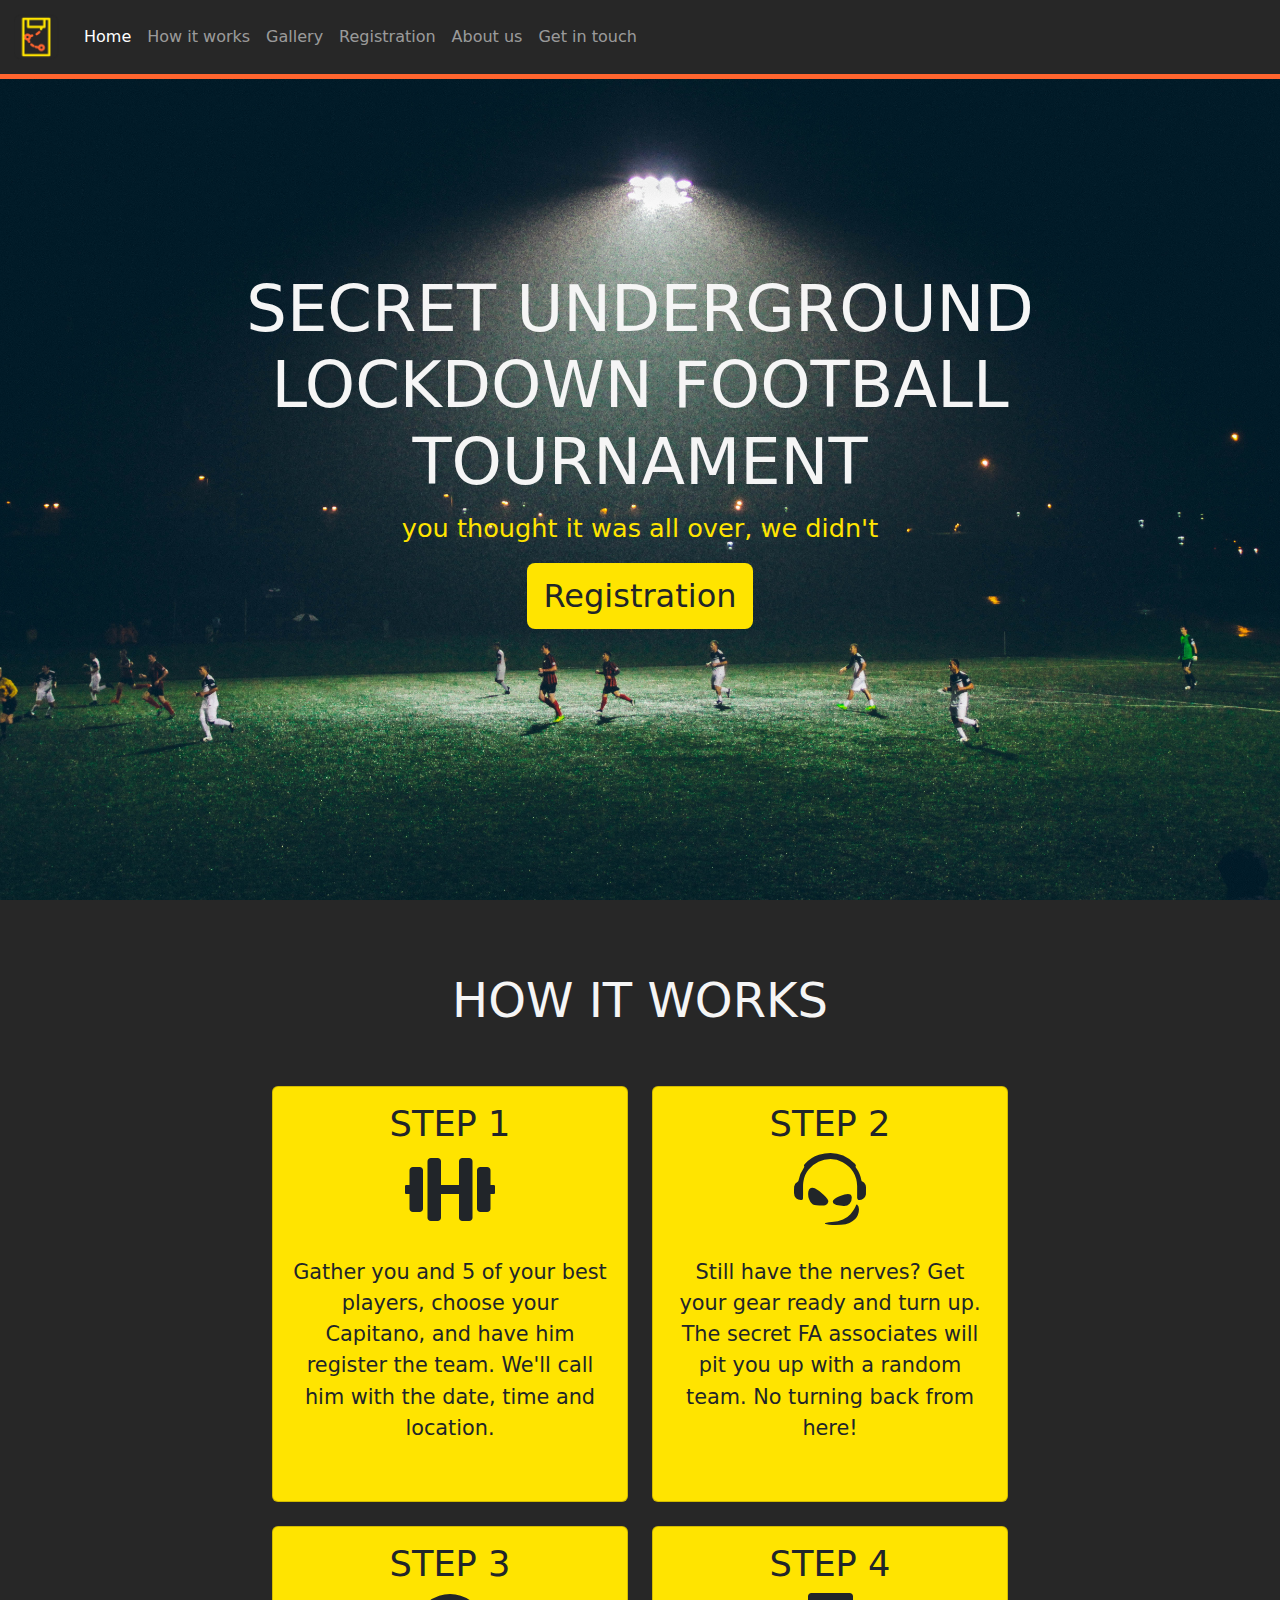
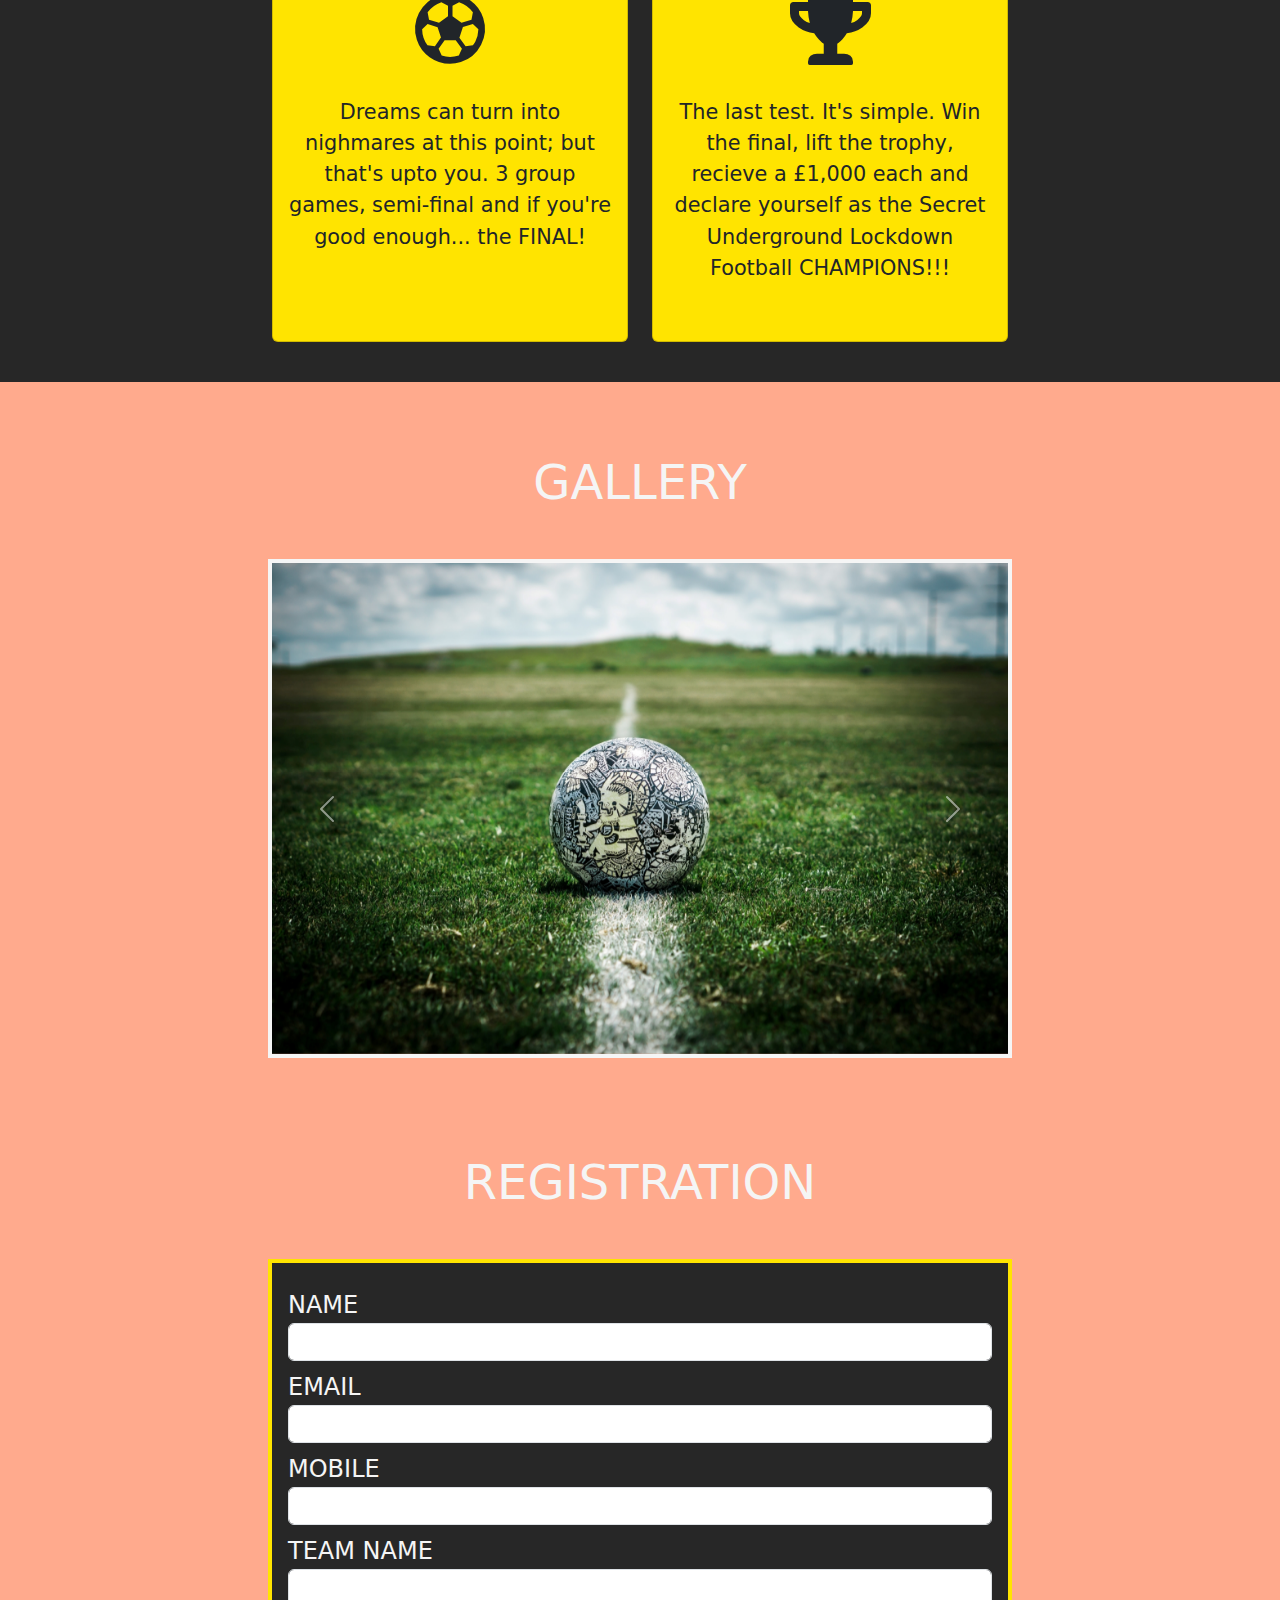
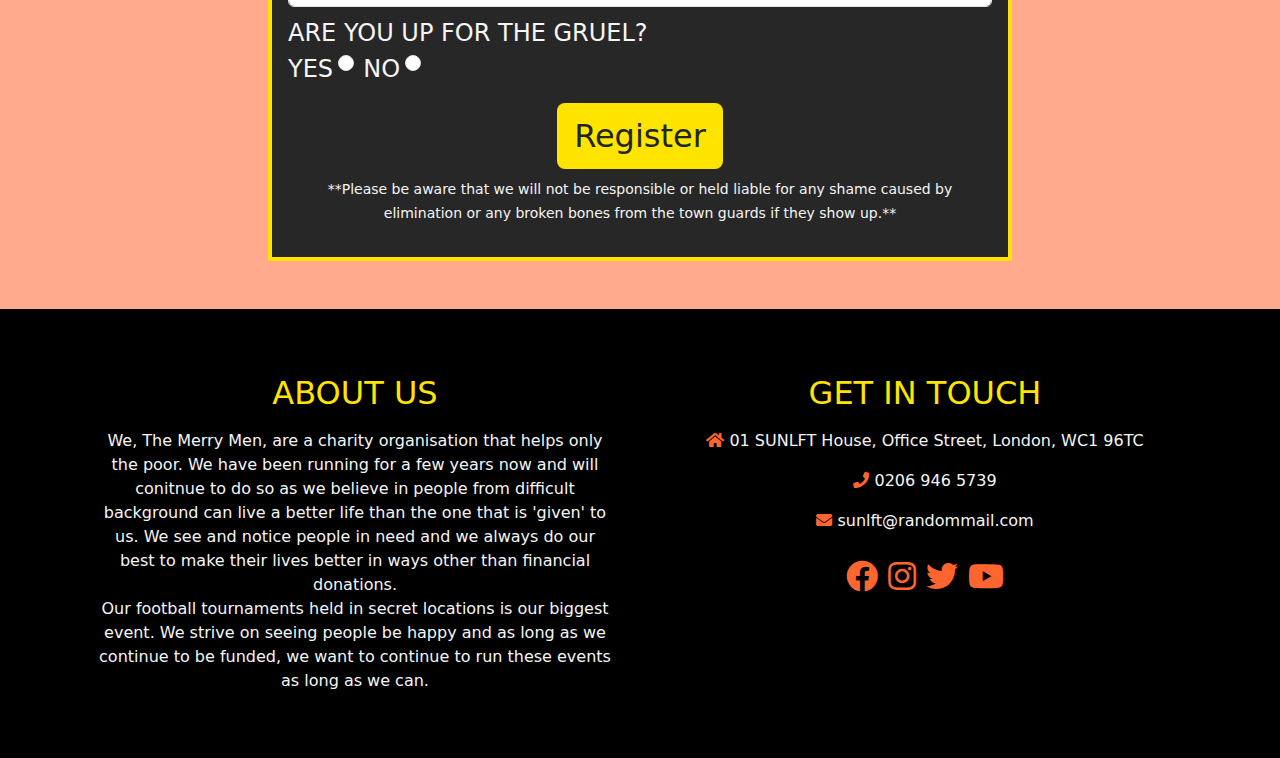
<file: index.html>
<!DOCTYPE html>
<html lang="en">
<head>
    <meta charset="UTF-8">
    <meta http-equiv="X-UA-Compatible" content="IE=edge">
    <meta name="viewport" content="width=device-width, initial-scale=1.0">

    <meta name="description" content="Compete in a secret football tournament during lockdown!">
    <meta name="keywords" content="css, html, bootstrap, code institute, milestone porject 1, camelot, football, tounrnament, secret, lockdown">  
    <meta name="author" content="Shiba Deb">

    <link href="https://cdn.jsdelivr.net/npm/bootstrap@5.0.0-beta2/dist/css/bootstrap.min.css" rel="stylesheet">
    
    <link rel="stylesheet" href="https://use.fontawesome.com/releases/v5.15.2/css/all.css">

    <link rel="stylesheet" href="assets/css/style.css">

    <title>Secret Underground Lockdown Football Tournament</title>
</head>
<body>
    <header>
        <!-- *** NAVIGATION BAR (beg.) *** -->
        <nav class="navbar navbar-expand-lg navbar-dark fixed-top nbs-nav-dec">
            <div class="container-fluid">
                <a class="navbar-brand" href="#home">
                    <img class="nbs-nav-logo-dec" src="assets/images/sulft-logo.png" alt="Website logo" aria-label="Takes user to the 'Home'/header section">
                </a>
                <button class="navbar-toggler" type="button" data-bs-toggle="collapse" data-bs-target="#navbarSupportedContent"
                    aria-controls="navbarSupportedContent" aria-expanded="false" aria-label="Toggle navigation">
                    <span class="navbar-toggler-icon"></span>
                </button>
                <div class="collapse navbar-collapse" id="navbarSupportedContent">
                    <ul class="navbar-nav me-auto mb-2 mb-sm-0">
                        <li class="nav-item">
                            <a class="nav-link active" aria-current="page" href="#" aria-label="Takes user to the 'Home'/header section">Home</a>
                        </li>
                        <li class="nav-item">
                            <a class="nav-link" href="#how-it-works" aria-label="Takes user to the 'How it works' section">How it works</a>
                        </li>
                        <li class="nav-item">
                            <a class="nav-link" href="#gallery" aria-label="Takes user to the 'Gallery' section">Gallery</a>
                        </li>
                        <li class="nav-item">
                            <a class="nav-link" href="#registration" aria-label="Takes user to the 'Registration' section">Registration</a>
                        </li>   
                        <li class="nav-item">
                            <a class="nav-link" href="#footer-aboutus-and-getintouch" aria-label="Takes user to the 'About us'/footer section">About us</a>
                        </li>
                        <li class="nav-item">
                            <a class="nav-link" href="#footer-aboutus-and-getintouch" aria-label="Takes user to the 'Get in touch'/footer section">Get in touch</a>
                        </li>                       
                    </ul>
                </div>
            </div>
        </nav>
        <!-- *** NAVIGATION BAR (end) *** -->

        <!-- *** HOME PAGE (beg.) *** -->
        <div class="container-fluid nbs-home-bg" aria-labelledby="home">
            <div id="home" class="container-xl d-flex justify-content-center align-items-center h-100">
                <div class="row text-center">
                    <div class="col">
                        <h1 class="text-uppercase nbs-colourTheme-whitish">secret underground lockdown football tournament</h1>
                        <p class="nbs-colourTheme-yellowish nbs-header-p-dec">you thought it was all over, we didn't</p>
                        <a  class="btn btn-lg nbs-btn-dec" href="#registration" aria-label="Takes user to the 'Registration' section">Registration</a>
                    </div>
                </div>
            </div>
        </div>
        <!-- *** HOME PAGE (end) *** -->
    </header>

    <section>
        <!-- *** SECTION 1 - HOW IT WORKS (beg.) *** -->
        <div class="container-fluid nbs-s1-bg" aria-labelledby="how-it-works">
            <div id="how-it-works" class="container-xl py-4">
                <div class="row text-center">
                    <h2 class="text-uppercase nbs-colourTheme-whitish mt-5 mb-5">how it works</h2>
                    <div class="offset-1 col-10 offset-md-2 col-md-4 gy-md-2">
                        <div class="card nbs-card-dec mb-3">
                            <div class="card-body">
                                <h3 class="card-title text-uppercase">step 1</h3>
                                <p><i class="fas fa-dumbbell nbs-card-icon-dec mb-3"></i></p>
                                <p class="card-text d-flex justify-content-center align-items-center">Gather you and 5 of your best players, choose your Capitano, and have him register the team. We'll call him with the date, time and location.</p>
                            </div>
                        </div>
                    </div>
                    <div class="offset-1 col-10 offset-md-0 col-md-4 gy-md-2">
                        <div class="card nbs-card-dec mb-3">
                            <div class="card-body">
                                <h3 class="card-title text-uppercase">step 2</h3>
                                <p><i class="fab fa-teamspeak nbs-card-icon-dec mb-3"></i></p>
                                <p class="card-text d-flex justify-content-center align-items-center">Still have the nerves? Get your gear ready and turn up. The secret FA associates will pit you up with a random team. No turning back from here!</p>
                            </div>
                        </div>
                    </div>
                    <div class="offset-1 col-10 offset-md-2 col-md-4 gy-md-2">
                        <div class="card nbs-card-dec mb-3">
                            <div class="card-body">
                                <h3 class="card-title text-uppercase">step 3</h3>
                                <p><i class="far fa-futbol nbs-card-icon-dec mb-3"></i></p>
                                <div class="nbs-card-p-dec">
                                    <p class="card-text d-flex justify-content-center align-items-center">Dreams can turn into nighmares at this point; but that's upto you. 3 group games, semi-final and if you're good enough... the FINAL!</p>
                                </div>
                                
                            </div>
                        </div>
                    </div>
                    <div class="offset-1 col-10 offset-md-0 col-md-4 gy-md-2">
                        <div class="card nbs-card-dec mb-3">
                            <div class="card-body">
                                <h3 class="card-title text-uppercase">step 4</h3>
                                <p><i class="fas fa-trophy nbs-card-icon-dec mb-3"></i></p>
                                <p class="card-text d-flex justify-content-center align-items-center">The last test. It's simple. Win the final, lift the trophy, recieve a £1,000 each and declare yourself as the Secret Underground Lockdown Football CHAMPIONS!!!</p>
                            </div>
                        </div>
                    </div>
                </div>
            </div>
        </div>
        <!-- *** SECTION 1 - HOW IT WORKS (end) *** -->
    </section>

    <section>
        <!-- *** SECTION 2 & 3 - GALLERY & REGISTRATION *** (beg.)  -->
        <div class="container-fluid nbs-container-height nbs-relative pt-4 pb-5">
            <div class="container-fluid nbs-absolute nbs-s2s3-bg"></div>
            <div class="container-fluid nbs-absolute nbs-s2s3-overlay"></div>
            <!-- *** SECTION 2: GALLERY (beg.) -->
            <div class="container-xl" aria-labelledby="gallery registration">
                <div id="gallery" class="row">
                    <div class="nbs-relative">
                        <h2 class="text-uppercase text-center nbs-colourTheme-whitish mb-5 mt-5">gallery</h2>
                        <div class="col-12 offset-md-1 col-md-10 offset-xl-2 col-xl-8">
                            <div id="carouselExampleControls" class="carousel slide nbs-carousel-dec" data-bs-ride="carousel">
                                <div class="carousel-inner">
                                    <div class="carousel-item active " data-bs-interval="3000">
                                        <img class="d-block w-100" src="assets/images/carousel-images/rs-ball-on-spot.jpg" alt="Ball on the kick-off spot">
                                    </div>
                                    <div class="carousel-item" data-bs-interval="3000">
                                        <img class="d-block w-100 h-100" src="assets/images/carousel-images/rs-tackle.jpg" alt="Two legs going for the ball">
                                    </div>
                                    <div class="carousel-item" data-bs-interval="3000">
                                        <img class="d-block w-100 h-100"
                                            src="assets/images/carousel-images/rs-pitch-from-worms-eye-view.jpg" alt="View of pitch from a worms eye view">
                                    </div>
                                </div>
                                <button class="carousel-control-prev" type="button" data-bs-target="#carouselExampleControls" data-bs-slide="prev">
                                    <span class="carousel-control-prev-icon" aria-hidden="true"></span>
                                    <span class="visually-hidden">Previous</span>
                                </button>
                                <button class="carousel-control-next" type="button" data-bs-target="#carouselExampleControls" data-bs-slide="next">
                                    <span class="carousel-control-next-icon" aria-hidden="true"></span>
                                    <span class="visually-hidden">Next</span>
                                </button>
                            </div>
                        </div>
                    </div>               
                </div>
                <!-- *** SECTION 2: GALLERY (end) -->
                <!-- *** SECTION 3: REGISTRATION (beg.) -->
                <div id="registration" class="row mt-5">
                    <div class="nbs-relative">
                        <h2 class="text-uppercase text-center nbs-colourTheme-whitish mb-5 mt-5">registration</h2>
                        <div class="offset-1 col-10 offset-md-2 col-md-8 offset-xl-2 col-xl-8">
                            <form class="nbs-form-dec py-3 px-3">
                                <div class="mt-2">
                                    <label class="form-label text-uppercase nbs-colourTheme-whitish mb-0" for="userName">Name</label>
                                    <input class="form-control" type="text" name="userName" id="userName" required>
                                </div>
                                <div class="mt-2">
                                    <label class="form-label text-uppercase nbs-colourTheme-whitish mb-0" for="userEmail">Email</label>
                                    <input class="form-control" type="email" name="userEmail" id="userEmail" required>
                                </div>
                                <div class="mt-2">
                                    <label class="form-label text-uppercase nbs-colourTheme-whitish mb-0"
                                        for="userMobile">Mobile</label>
                                    <input class="form-control" type="tel" name="userMobile" id="userMobile" required>
                                </div>
                                <div class="mt-2">
                                    <label class="form-label text-uppercase nbs-colourTheme-whitish mb-0" for="userTeamname">Team
                                        name</label>
                                    <input class="form-control" type="text" name="userTeamname" id="userTeamname" required>
                                </div>
                                <div class="mt-2">
                                    <label class="form-label text-uppercase nbs-colourTheme-whitish mb-0">Are you up for the gruel?</label>
                                    <br>
                                    <div class="nbs-colourTheme-whitish">
                                        <label class="form-label text-uppercase nbs-colourTheme-whitish mb-0 nbs-form-radio-text" for="userReadyYes">Yes</label>
                                        <input class="form-check-input mw-1 me-1" type="radio" name="userReadyYes" id="userReadyYes" value="Yes" required>
                                        <label class="form-label text-uppercase nbs-colourTheme-whitish mb-0 nbs-form-radio-text" for="userReadyNo">No</label>
                                        <input class="form-check-input mw-1 me-1" type="radio" name="userReadyNo" id="userReadyNo" value="No" required>
                                    </div>                                  
                                </div>
                                <div class="text-center mt-2">
                                    <button class="btn btn-lg nbs-registration-btn mt-2" type="button" data-bs-toggle="modal" data-bs-target="#registrationCompleteModal" aria-label="Records the details the user has entered in the form" >Register</button>
                                </div>
                                <div class="text-center mt-2 nbs-colourTheme-whitish">
                                    <p><small>**Please be aware that we will not be responsible or held liable for any shame caused by
                                            elimination or any broken bones from the town guards if they show up.**</small></p>
                                </div>
                            </form>
                            <!-- *** MODAL (beg.) *** -->
                            <div class="modal fade" id="registrationCompleteModal" tabindex="-1" aria-labelledby="registrationCompleteModalLabel" aria-hidden="true">
                                <div class="modal-dialog modal-dialog-centered">
                                    <div class="modal-content nbs-modal-dec">
                                        <div class="modal-header">
                                            <h5 class="modal-title nbs-colourTheme-yellowish" id="registrationCompleteModalLabel">Registration completed!</h5>
                                            <button type="button" class="btn-close" data-bs-dismiss="modal" aria-label="Close"></button>
                                        </div>
                                        <div class="modal-body ">
                                            <p class="">You're in! It's gonna be a tough tournament so get your team mates prepared properly. Fancy green high ankled trainers, a 'vintage' football top or rolled down socks won't hide your skill level. This is a proper game; It's time to show your worth <i class="fas fa-fist-raised nbs-colourTheme-orangish"></i></p>
                                        </div>
                                    </div>
                                </div>
                            </div>
                            <!-- *** MODAL (end) *** -->
                        </div>
                    </div>
                </div>
            </div>
            
            <!-- *** SECTION 3: REGISTRATION (end) -->
        </div>
        
        <!-- *** SECTION 2 & 3 - GALLERY & REGISTRATION *** (end)  -->
    </section>
    <!-- *** FOOTER - ABOUT US & GET IN TOUCH *** (beg.) -->
    <footer> 
        <div class="container-fluid nbs-footer-bg" aria-labelledby="footer-aboutus-and-getintouch">
            <div id="footer-aboutus-and-getintouch" class="container-xl nbs-footer-bg nbs-relative py-5">
                <div class="row">
                    <!-- *** FOOTER: ABOUT US *** (beg.) -->
                    <div class="col-12 col-md-6">
                        <div class="card nbs-footer-card-dec">
                            <div class="card-body text-center">
                                <h2 class="card-title text-uppercase nbs-colourTheme-yellowish mb-3">About us</h2>
                                <p class="card-text nbs-colourTheme-whitish">
                                We, The Merry Men, are a charity organisation that helps only the poor. We have been running for a few years now and will conitnue to do so as we believe in people from difficult background can live a better life than the one that is 'given' to us. We see and notice people in need and we always do our best to make their lives better in ways other than financial donations.
                                <br>
                                Our football tournaments held in secret locations is our biggest event. We strive on seeing people be happy and as long as we continue to be funded, we want to continue to run these events as long as we can. 
                                </p>
                            </div>
                        </div>
                    </div>
                    <!-- *** FOOTER: ABOUT US *** (end) -->
                    <!-- *** FOOTER: GET IN TOUCH *** (beg.) -->
                    <div class="col-12 col-md-6">
                        <div class="card nbs-footer-card-dec">
                            <div class="card-body text-center">
                                <h2 class="card-title text-uppercase nbs-colourTheme-yellowish mt-4 mb-3 mt-md-0">Get in touch</h2>
                                <p class="card-text nbs-colourTheme-whitish"><i class="fas fa-home nbs-getintouch-icon-dec"></i> 01 SUNLFT House, Office Street, London, WC1 96TC</p>
                                <p class="card-text nbs-colourTheme-whitish"><i class="fas fa-phone nbs-getintouch-icon-dec"></i> 0206 946 5739</p>
                                <p class="card-text nbs-colourTheme-whitish"><i class="fas fa-envelope nbs-getintouch-icon-dec"></i> sunlft@randommail.com</p>
                                <div class="nbs-socialm-icon-dec">
                                    <p class="my-1 d-inline-block gx-3 nbs-socialm-icon-dec">
                                        <a href="https://en-gb.facebook.com/" target="_blank" rel="external" aria-label="Goes to Facebook page"><i class="fab fa-facebook nbs-socialm-icon-dec"></i></a></p>
                                    <p class="my-1 d-inline-block gx-3 nbs-socialm-icon-dec">
                                        <a href="https://www.instagram.com/" target="_blank" rel="external" aria-label="Goes to Instagram page"><i class="fab fa-instagram nbs-socialm-icon-dec"></i></a></p>
                                    <p class="my-1 d-inline-block gx-3 nbs-socialm-icon-dec">
                                        <a href="https://twitter.com/?lang=en-gb" target="_blank" rel="external" aria-label="Goes to Twitter page"><i class="fab fa-twitter nbs-socialm-icon-dec"></i></a></p>
                                    <p class="my-1 d-inline-block gx-3 nbs-socialm-icon-dec">
                                        <a href="https://www.youtube.com/" target="_blank" rel="external" aria-label="Goes to YouTube page"><i class="fab fa-youtube nbs-socialm-icon-dec"></i></a></p>
                                </div>
                            </div>
                        </div>
                    </div>
                    <!-- *** FOOTER: GET IN TOUCH *** (end) -->
                </div>
            </div>
        </div>     
    </footer>
    <!-- *** FOOTER - ABOUT US & GET IN TOUCH *** (END) --> 

    <script src="https://cdn.jsdelivr.net/npm/bootstrap@5.0.0-beta2/dist/js/bootstrap.bundle.min.js"></script>
</body>
</html>
</file>
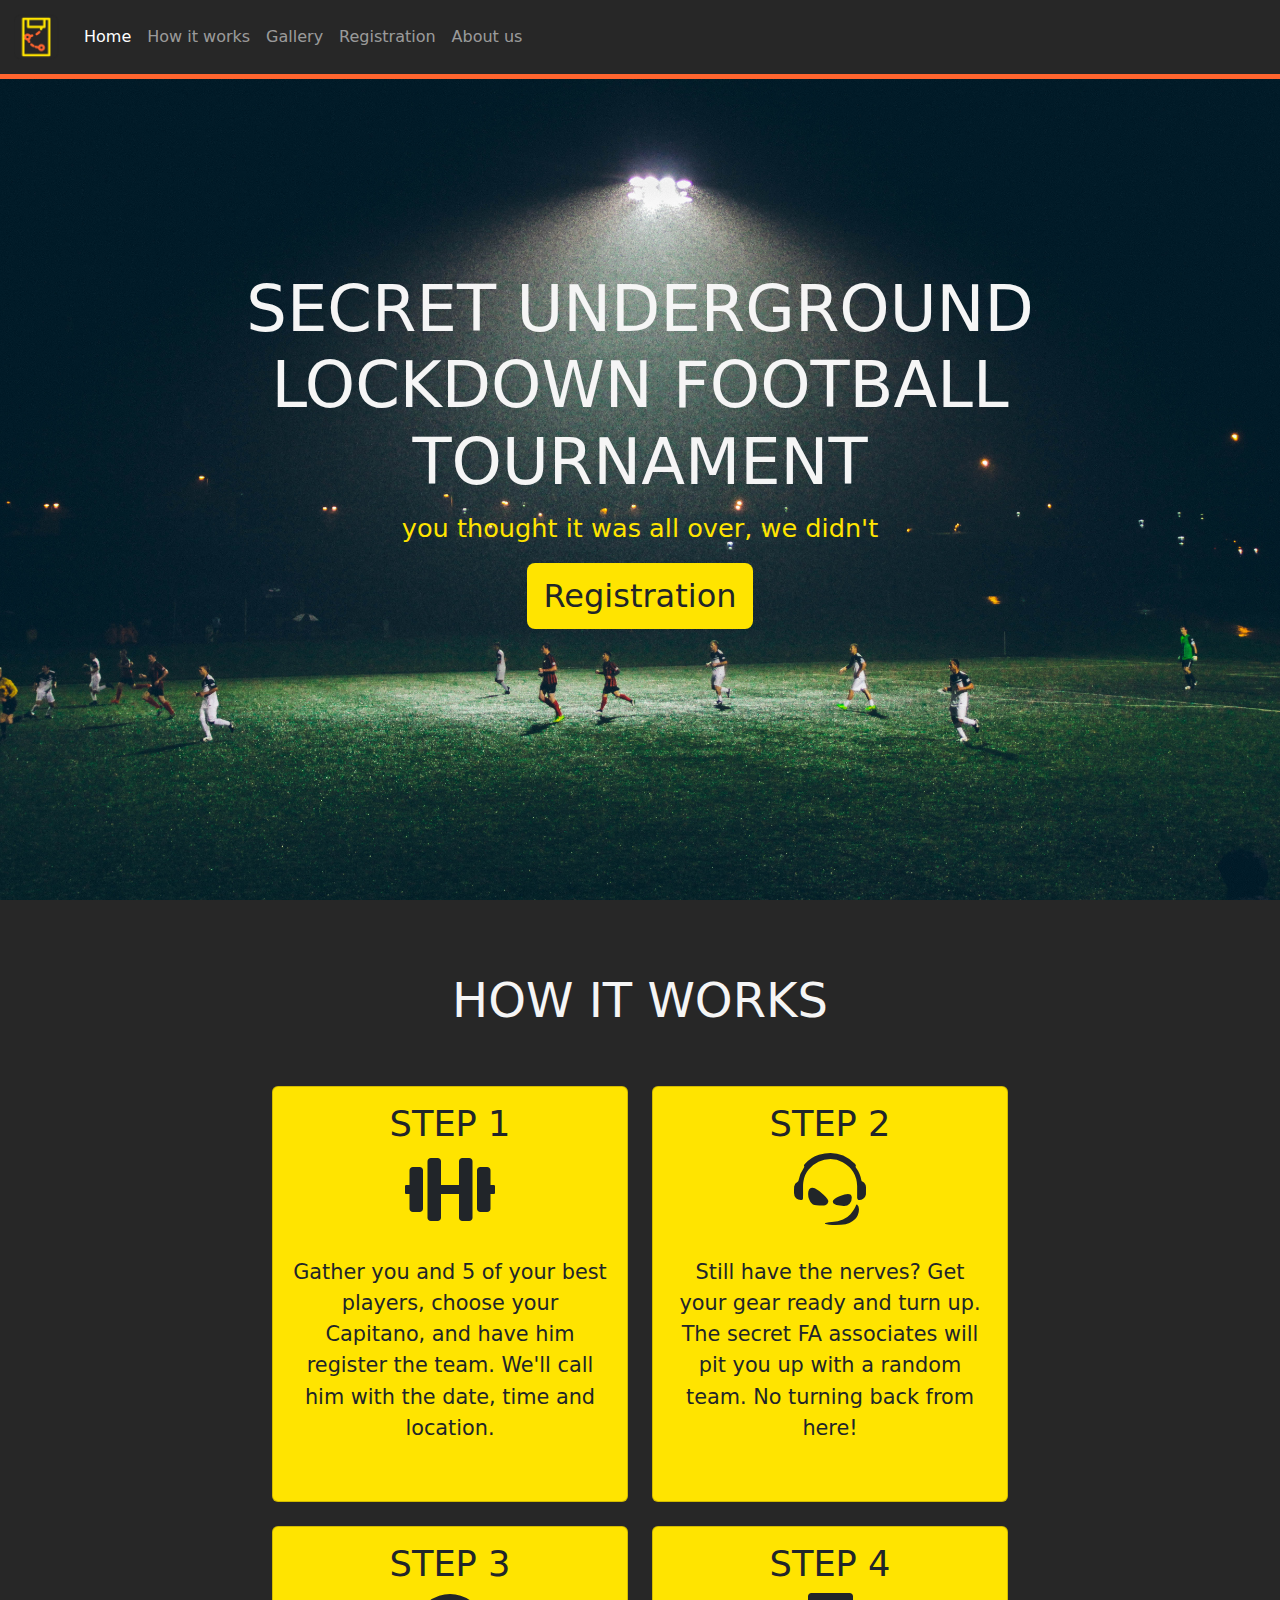
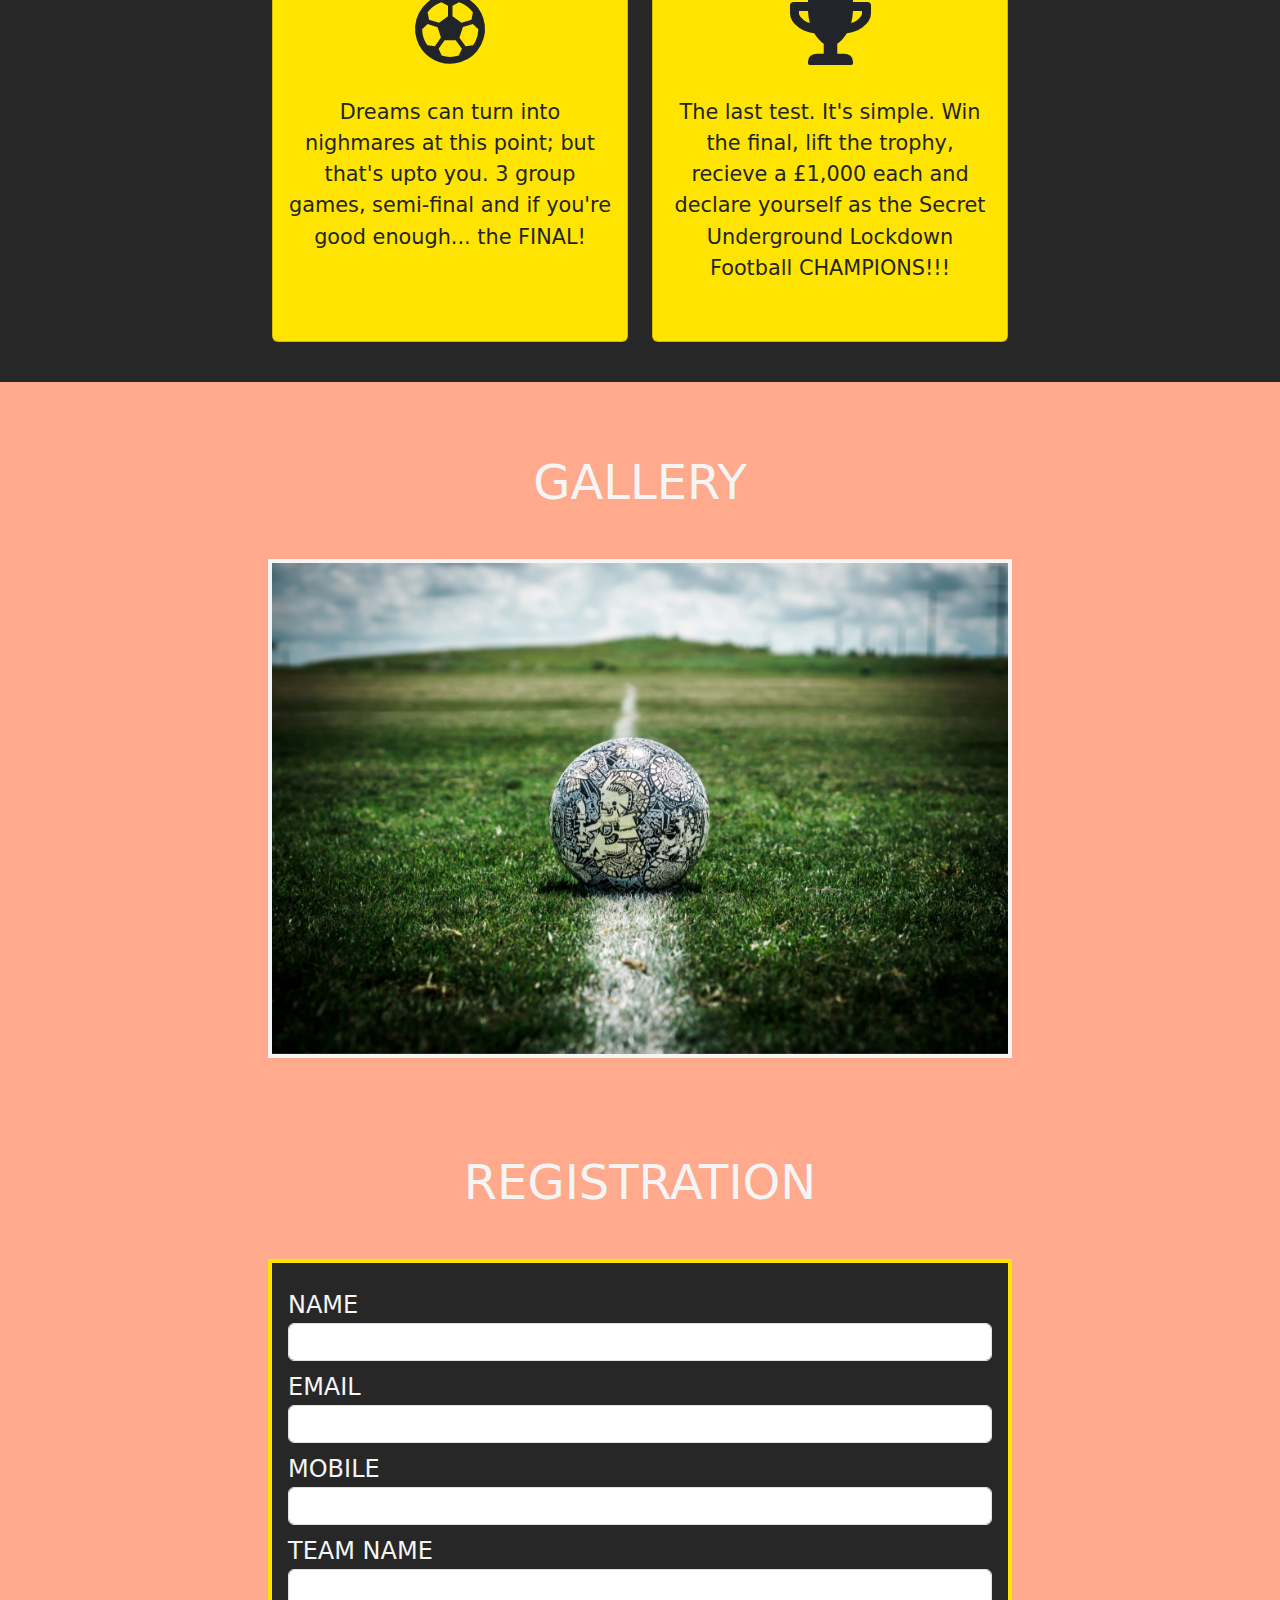
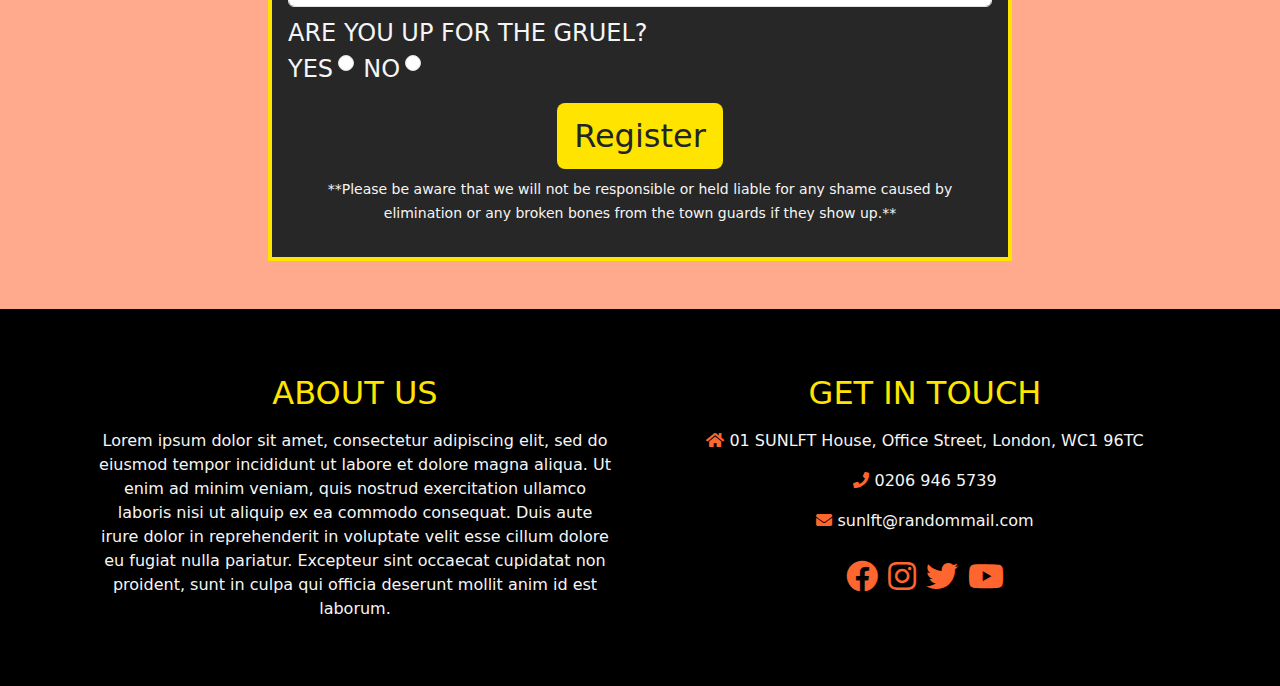
<file: index/index.html>
<!DOCTYPE html>
<html lang="en">
<head>
    <meta charset="UTF-8">
    <meta http-equiv="X-UA-Compatible" content="IE=edge">
    <meta name="viewport" content="width=device-width, initial-scale=1.0">

    <meta name="description" content="Compete in a secret football tournament during lockdown!">
    <meta name="keywords" content="css, html, bootstrap, code institute, milestone porject 1, camelot, football, tounrnament, secret, lockdown">  
    <meta name="author" content="Shiba Deb">

    <link href="https://cdn.jsdelivr.net/npm/bootstrap@5.0.0-beta2/dist/css/bootstrap.min.css" rel="stylesheet">
    
    <link rel="stylesheet" href="https://use.fontawesome.com/releases/v5.15.2/css/all.css">

    <link rel="stylesheet" href="../assets/css/style.css">

    <title>Secret Underground Lockdown Football Tournament</title>
</head>
<body>
    <header>
        <!-- *** NAVIGATION BAR (beg.) *** -->
        <nav class="navbar navbar-expand-lg navbar-dark fixed-top nbs-nav-dec">
            <div class="container-fluid">
                <a class="navbar-brand" href="#home">
                    <img class="nbs-nav-logo-dec" src="../assets/images/sulft-logo.png" alt="Website logo" aria-label="Takes user to the 'Home'/header section">
                </a>
                <button class="navbar-toggler" type="button" data-bs-toggle="collapse" data-bs-target="#navbarSupportedContent"
                    aria-controls="navbarSupportedContent" aria-expanded="false" aria-label="Toggle navigation">
                    <span class="navbar-toggler-icon"></span>
                </button>
                <div class="collapse navbar-collapse" id="navbarSupportedContent">
                    <ul class="navbar-nav me-auto mb-2 mb-sm-0">
                        <li class="nav-item">
                            <a class="nav-link active" aria-current="page" href="#" aria-label="Takes user to the 'Home'/header section">Home</a>
                        </li>
                        <li class="nav-item">
                            <a class="nav-link" href="#how-it-works" aria-label="Takes user to the 'How it works' section">How it works</a>
                        </li>
                        <li class="nav-item">
                            <a class="nav-link" href="#gallery" aria-label="Takes user to the 'Gallery' section">Gallery</a>
                        </li>
                        <li class="nav-item">
                            <a class="nav-link" href="#registration" aria-label="Takes user to the 'Registration' section">Registration</a>
                        </li>   
                        <li class="nav-item">
                            <a class="nav-link" href="#about-us" aria-label="Takes user to the 'About us'/footer section">About us</a>
                        </li>                     
                    </ul>
                </div>
            </div>
        </nav>
        <!-- *** NAVIGATION BAR (end) *** -->

        <!-- *** HOME PAGE (beg.) *** -->
        <div class="container-fluid nbs-home-bg" aria-labelledby="home">
            <div id="home" class="container-xl d-flex justify-content-center align-items-center h-100">
                <div class="row text-center">
                    <div class="col">
                        <h1 class="text-uppercase nbs-colourTheme-whitish">secret underground lockdown football tournament</h1>
                        <p class="nbs-colourTheme-yellowish nbs-header-p-dec">you thought it was all over, we didn't</p>
                        <button class="btn btn-lg nbs-btn-dec" aria-label="Takes user to the 'Registration' section">Registration</button>
                    </div>
                </div>
            </div>
        </div>
        <!-- *** HOME PAGE (end) *** -->
    </header>

    <section>
        <!-- *** SECTION 1 - HOW IT WORKS (beg.) *** -->
        <div class="container-fluid nbs-s1-bg" aria-labelledby="how-it-works">
            <div id="how-it-works" class="container-xl py-4">
                <div class="row text-center">
                    <h2 class="text-uppercase nbs-colourTheme-whitish mt-5 mb-5">how it works</h2>
                    <div class="offset-1 col-10 offset-md-2 col-md-4 gy-md-2">
                        <div class="card nbs-card-dec mb-3">
                            <div class="card-body">
                                <h3 class="card-title text-uppercase">step 1</h3>
                                <p><i class="fas fa-dumbbell nbs-card-icon-dec mb-3"></i></p>
                                <p class="card-text d-flex justify-content-center align-items-center">Gather you and 5 of your best players, choose your Capitano, and have him register the team. We'll call him with the date, time and location.</p>
                            </div>
                        </div>
                    </div>
                    <div class="offset-1 col-10 offset-md-0 col-md-4 gy-md-2">
                        <div class="card nbs-card-dec mb-3">
                            <div class="card-body">
                                <h3 class="card-title text-uppercase">step 2</h3>
                                <p><i class="fab fa-teamspeak nbs-card-icon-dec mb-3"></i></p>
                                <p class="card-text d-flex justify-content-center align-items-center">Still have the nerves? Get your gear ready and turn up. The secret FA associates will pit you up with a random team. No turning back from here!</p>
                            </div>
                        </div>
                    </div>
                    <div class="offset-1 col-10 offset-md-2 col-md-4 gy-md-2">
                        <div class="card nbs-card-dec mb-3">
                            <div class="card-body">
                                <h3 class="card-title text-uppercase">step 3</h3>
                                <p><i class="far fa-futbol nbs-card-icon-dec mb-3"></i></p>
                                <div class="nbs-card-p-dec">
                                    <p class="card-text d-flex justify-content-center align-items-center">Dreams can turn into nighmares at this point; but that's upto you. 3 group games, semi-final and if you're good enough... the FINAL!</p>
                                </div>
                                
                            </div>
                        </div>
                    </div>
                    <div class="offset-1 col-10 offset-md-0 col-md-4 gy-md-2">
                        <div class="card nbs-card-dec mb-3">
                            <div class="card-body">
                                <h3 class="card-title text-uppercase">step 4</h3>
                                <p><i class="fas fa-trophy nbs-card-icon-dec mb-3"></i></p>
                                <p class="card-text d-flex justify-content-center align-items-center">The last test. It's simple. Win the final, lift the trophy, recieve a £1,000 each and declare yourself as the Secret Underground Lockdown Football CHAMPIONS!!!</p>
                            </div>
                        </div>
                    </div>
                </div>
            </div>
        </div>
        <!-- *** SECTION 1 - HOW IT WORKS (end) *** -->
    </section>

    <section>
        <!-- *** SECTION 2 & 3 - GALLERY & REGISTRATION *** (beg.)  -->
        <div class="container-fluid nbs-container-height nbs-relative pt-4 pb-5">
            <div class="container-fluid nbs-absolute nbs-s2s3-bg"></div>
            <div class="container-fluid nbs-absolute nbs-s2s3-overlay"></div>
            <!-- *** SECTION 2: GALLERY (beg.) -->
            <div class="container-xl" aria-labelledby="gallery registration">
                <div id="gallery" class="row">
                    <div class="nbs-relative">
                        <h2 class="text-uppercase text-center nbs-colourTheme-whitish mb-5 mt-5">gallery</h2>
                        <div class="col-12 offset-md-1 col-md-10 offset-xl-2 col-xl-8">
                            <div id="carouselExampleControls" class="carousel slide nbs-carousel-dec" data-bs-ride="carousel">
                                <div class="carousel-inner">
                                    <div class="carousel-item active " data-bs-interval="3000">
                                        <img class="d-block w-100" src="../assets/images/carousel-images/rs-ball-on-spot.jpg" alt="Ball on the kick-off spot">
                                    </div>
                                    <div class="carousel-item" data-bs-interval="3000">
                                        <img class="d-block w-100 h-100" src="../assets/images/carousel-images/rs-tackle.jpg" alt="Two legs going for the ball">
                                    </div>
                                    <div class="carousel-item" data-bs-interval="3000">
                                        <img class="d-block w-100 h-100"
                                            src="../assets/images/carousel-images/rs-pitch-from-worms-eye-view.jpg" alt="View of pitch from a worms eye view">
                                    </div>
                                </div>
                            </div>
                        </div>
                    </div>               
                </div>
                <!-- *** SECTION 2: GALLERY (end) -->
                <!-- *** SECTION 3: REGISTRATION (beg.) -->
                <div id="registration" class="row mt-5">
                    <div class="nbs-relative">
                        <h2 class="text-uppercase text-center nbs-colourTheme-whitish mb-5 mt-5">registration</h2>
                        <div class="offset-1 col-10 offset-md-2 col-md-8 offset-xl-2 col-xl-8">
                            <form class="nbs-form-dec py-3 px-3">
                                <div class="mt-2">
                                    <label class="form-label text-uppercase nbs-colourTheme-whitish mb-0" for="userName">Name</label>
                                    <input class="form-control" type="text" name="userName" id="userName" required>
                                </div>
                                <div class="mt-2">
                                    <label class="form-label text-uppercase nbs-colourTheme-whitish mb-0" for="userEmail">Email</label>
                                    <input class="form-control" type="email" name="userEmail" id="userEmail" required>
                                </div>
                                <div class="mt-2">
                                    <label class="form-label text-uppercase nbs-colourTheme-whitish mb-0"
                                        for="userMobile">Mobile</label>
                                    <input class="form-control" type="tel" name="userMobile" id="userMobile" required>
                                </div>
                                <div class="mt-2">
                                    <label class="form-label text-uppercase nbs-colourTheme-whitish mb-0" for="userTeamname">Team
                                        name</label>
                                    <input class="form-control" type="text" name="userTeamname" id="userTeamname" required>
                                </div>
                                <div class="mt-2">
                                    <label class="form-label text-uppercase nbs-colourTheme-whitish mb-0">Are you up for the gruel?</label>
                                    <br>
                                    <div class="nbs-colourTheme-whitish nbs-form-radio-text">
                                        <label class="form-label text-uppercase nbs-colourTheme-whitish mb-0" for="userReadyYes">Yes</label>
                                        <input class="form-check-input mw-1 me-1" type="radio" name="userReadyYes" id="userReadyYes" value="Yes" required>
                                        <label class="form-label text-uppercase nbs-colourTheme-whitish mb-0" for="userReadyNo">No</label>
                                        <input class="form-check-input mw-1 me-1" type="radio" name="userReadyNo" id="userReadyNo" value="No" required>
                                    </div>                                  
                                </div>
                                <div class="text-center mt-2">
                                    <button class="btn btn-lg nbs-registration-btn mt-2" type="button" data-bs-toggle="modal" data-bs-target="#registrationCompleteModal" aria-label="Records the details the user has entered in the form" >Register</button>
                                </div>
                                <div class="text-center mt-2 nbs-colourTheme-whitish">
                                    <p><small>**Please be aware that we will not be responsible or held liable for any shame caused by
                                            elimination or any broken bones from the town guards if they show up.**</small></p>
                                </div>
                            </form>
                            <!-- *** MODAL (beg.) *** -->
                            <div class="modal fade" id="registrationCompleteModal" tabindex="-1" aria-labelledby="registrationCompleteModalLabel" aria-hidden="true">
                                <div class="modal-dialog modal-dialog-centered">
                                    <div class="modal-content nbs-modal-dec">
                                        <div class="modal-header">
                                            <h5 class="modal-title nbs-colourTheme-yellowish" id="registrationCompleteModalLabel">Registration completed!</h5>
                                            <button type="button" class="btn-close" data-bs-dismiss="modal" aria-label="Close"></button>
                                        </div>
                                        <div class="modal-body ">
                                            <p class="">You're in! It's gonna be a tough tournament so get your team mates prepared properly. Fancy green high ankled trainers, a 'vintage' football top or rolled down socks won't hide your skill level. This is a proper game; It's time to show your worth <i class="fas fa-fist-raised nbs-colourTheme-orangish"></i></p>
                                        </div>
                                    </div>
                                </div>
                            </div>
                            <!-- *** MODAL (end) *** -->
                        </div>
                    </div>
                </div>
            </div>
            
            <!-- *** SECTION 3: REGISTRATION (end) -->
        </div>
        
        <!-- *** SECTION 2 & 3 - GALLERY & REGISTRATION *** (end)  -->
    </section>

    <footer>
        <!-- *** FOOTER: ABOUT US *** (beg.) -->
        <div class="container-fluid nbs-footer-bg" aria-labelledby="about-us">
            <div id="about-us" class="container-xl nbs-footer-bg nbs-relative py-5">
                <div class="row">
                    <div class="col-12 col-md-6">
                        <div class="card nbs-footer-card-dec">
                            <div class="card-body text-center">
                                <h2 class="card-title text-uppercase nbs-colourTheme-yellowish mb-3">About us</h2>
                                <p class="card-text nbs-colourTheme-whitish">Lorem ipsum dolor sit amet, consectetur adipiscing elit, sed do eiusmod tempor incididunt ut labore et dolore magna aliqua. Ut enim ad minim veniam, quis nostrud exercitation ullamco laboris nisi ut aliquip ex ea commodo consequat. 
                                Duis aute irure dolor in reprehenderit in voluptate velit esse cillum dolore eu fugiat nulla pariatur. Excepteur sint occaecat cupidatat non proident, sunt in culpa qui officia deserunt mollit anim id est laborum.
                                </p>
                            </div>
                        </div>
                    </div>
                    <div class="col-12 col-md-6">
                        <div class="card nbs-footer-card-dec">
                            <div class="card-body text-center">
                                <h2 class="card-title text-uppercase nbs-colourTheme-yellowish mt-4 mb-3 mt-md-0">Get in touch</h2>
                                <p class="card-text nbs-colourTheme-whitish"><i class="fas fa-home nbs-getintouch-icon-dec"></i> 01 SUNLFT House, Office Street, London, WC1 96TC</p>
                                <p class="card-text nbs-colourTheme-whitish"><i class="fas fa-phone nbs-getintouch-icon-dec"></i> 0206 946 5739</p>
                                <p class="card-text nbs-colourTheme-whitish"><i class="fas fa-envelope nbs-getintouch-icon-dec"></i> sunlft@randommail.com</p>
                                <div class="nbs-socialm-icon-dec">
                                    <p class="my-1 d-inline-block gx-3 nbs-socialm-icon-dec">
                                        <a href="https://en-gb.facebook.com/" target="_blank" rel="external" aria-label="Goes to Facebook page"><i class="fab fa-facebook nbs-socialm-icon-dec"></i></a></p>
                                    <p class="my-1 d-inline-block gx-3 nbs-socialm-icon-dec">
                                        <a href="https://www.instagram.com/" target="_blank" rel="external" aria-label="Goes to Instagram page"><i class="fab fa-instagram nbs-socialm-icon-dec"></i></a></p>
                                    <p class="my-1 d-inline-block gx-3 nbs-socialm-icon-dec">
                                        <a href="https://twitter.com/?lang=en-gb" target="_blank" rel="external" aria-label="Goes to Twitter page"><i class="fab fa-twitter nbs-socialm-icon-dec"></i></a></p>
                                    <p class="my-1 d-inline-block gx-3 nbs-socialm-icon-dec">
                                        <a href="https://www.youtube.com/" target="_blank" rel="external" aria-label="Goes to YouTube page"><i class="fab fa-youtube nbs-socialm-icon-dec"></i></a></p>
                                </div>
                            </div>
                        </div>
                    </div>
                </div>
            </div>
        </div>
        
        <!-- *** FOOTER: ABOUT US *** (end) -->
    </footer>

    <script src="https://cdn.jsdelivr.net/npm/bootstrap@5.0.0-beta2/dist/js/bootstrap.bundle.min.js"></script>
</body>
</html>
</file>
<file: assets/css/style.css>
/* *** UNIVERSAL *** */
.nbs-colourTheme-whitish {
    color: whitesmoke;
}

.nbs-colourTheme-yellowish {
    color: #FFE400;
}

.nbs-colourTheme-orangish {
    color: #FF652F;
}

.nbs-relative {
    position: relative;
}

.nbs-absolute {
    position: absolute;
}

.nbs-container-height {
    height: 100%;
}


/* *** NAVIGATION BAR *** */
.nbs-nav-logo-dec {
    height: 3rem;
}

.nbs-nav-dec {
    background-color: #272727;
    border-bottom: 5px solid #FF652F;
}


/* *** HOME PAGE *** */
.nbs-home-bg {
    background-color: black;
    background: url(../images/background-images/abigail-keenan-8-s5QuUBtyM-unsplash.jpg);
    background-size: cover;
    height: 100vh;
}

.nbs-btn-dec {
    background-color: #FFE400;
}

/* *** SECTION 1 - HOW IT WORKS *** */
.nbs-s1-bg {
    background-color: #272727;
    min-height: auto
}

.nbs-card-dec {
    background-color: #FFE400;
    height: 22rem;
}

.nbs-card-icon-dec {
    font-size: 4rem;
}

/* *** SECTION 2 & 3 */
.nbs-s2s3-bg {
    background: url(../images/background-images/dominik-kuhn-kEHp1gUJNO8-unsplash.jpg) fixed;
    height: 100%;
    top: 0;
    left: 0;
    width: 100%;
}

.nbs-s2s3-overlay {
    background-color: rgba(255, 101, 47, 0.55);
    height: 100%;
    top: 0;
    left: 0;
    width: 100%;
}

/* *** SECTION 2: GALLERY */
.nbs-carousel-dec {
    border: 4px solid;
    border-color: whitesmoke;
}

/*  *** SECTION 3: REGISTRATION *** */
.nbs-form-dec {
    background-color: #272727;
    border: 4px solid;
    border-color: #FFE400;
}

.nbs-registration-btn {
    background-color: #FFE400;
}

.nbs-modal-dec {
    background-color: #272727;
    border: 4px solid;
    border-color: #FFE400;
    color: whitesmoke;
}

.nbs-form-radio-text {
    font-size: 1rem;
}

/* *** FOOTER *** */
.nbs-footer-bg {
    background-color: black;
}

.nbs-footer-card-dec {
    background-color: transparent;
}

.nbs-getintouch-icon-dec {
    color: #FF652F;
}

.nbs-socialm-icon-dec {
    color: #FF652F;
    font-size: 2rem;
}


/* *** CHANGES WHEN SCREEN SIZE IS LG+ *** */
@media (min-width: 992px) {
    /* *** UNIVERSAL *** */
    h1 {
        font-size: 4rem;
    }

    /* *** HOME PAGE *** */
    .nbs-header-p-dec {
        font-size: 1.6rem;
    }

    .btn-lg {
        font-size: 2rem;
    }

    /* *** SECTION 1 - HOW IT WORKS *** */
    #how-it-works h2 {
        font-size: 3rem;
    }

    #how-it-works h3 {
        font-size: 2.2rem;
    }

    #how-it-works i {
        font-size: 4.5rem;
    }

    #how-it-works p {
        font-size: 1.3rem;
    }

    #how-it-works {
        font-size: 1.2rem;
    }

    .nbs-s1-bg {
        background-color: #272727;
        min-height: 80vh;
    }
    
    .nbs-card-dec {
        background-color: #FFE400;
        height: 22rem;
        min-height: 26rem;
    }
    
    .nbs-card-icon-dec {
        font-size: 3rem;
    }

    
    /*  *** SECTION 2 - GALLERY *** */
    #gallery h2 {
        font-size: 3rem;
    }

    /*  *** SECTION 3 - REGISTRATION *** */
    #registration h2 {
        font-size: 3rem;
    }

    #registration label {
        font-size: 1.5rem;
    }

    /* *** FOOTER - ABOUT US *** */
}

/* *** CHANGES WHEN SREEN SIZE IS XL+ *** */
@media (min-width: 1200px) {
    /* *** HOME PAGE *** */
    .nbs-home-bg {
        background-position: bottom center;
        background-size: cover;
    }
}
</file>
